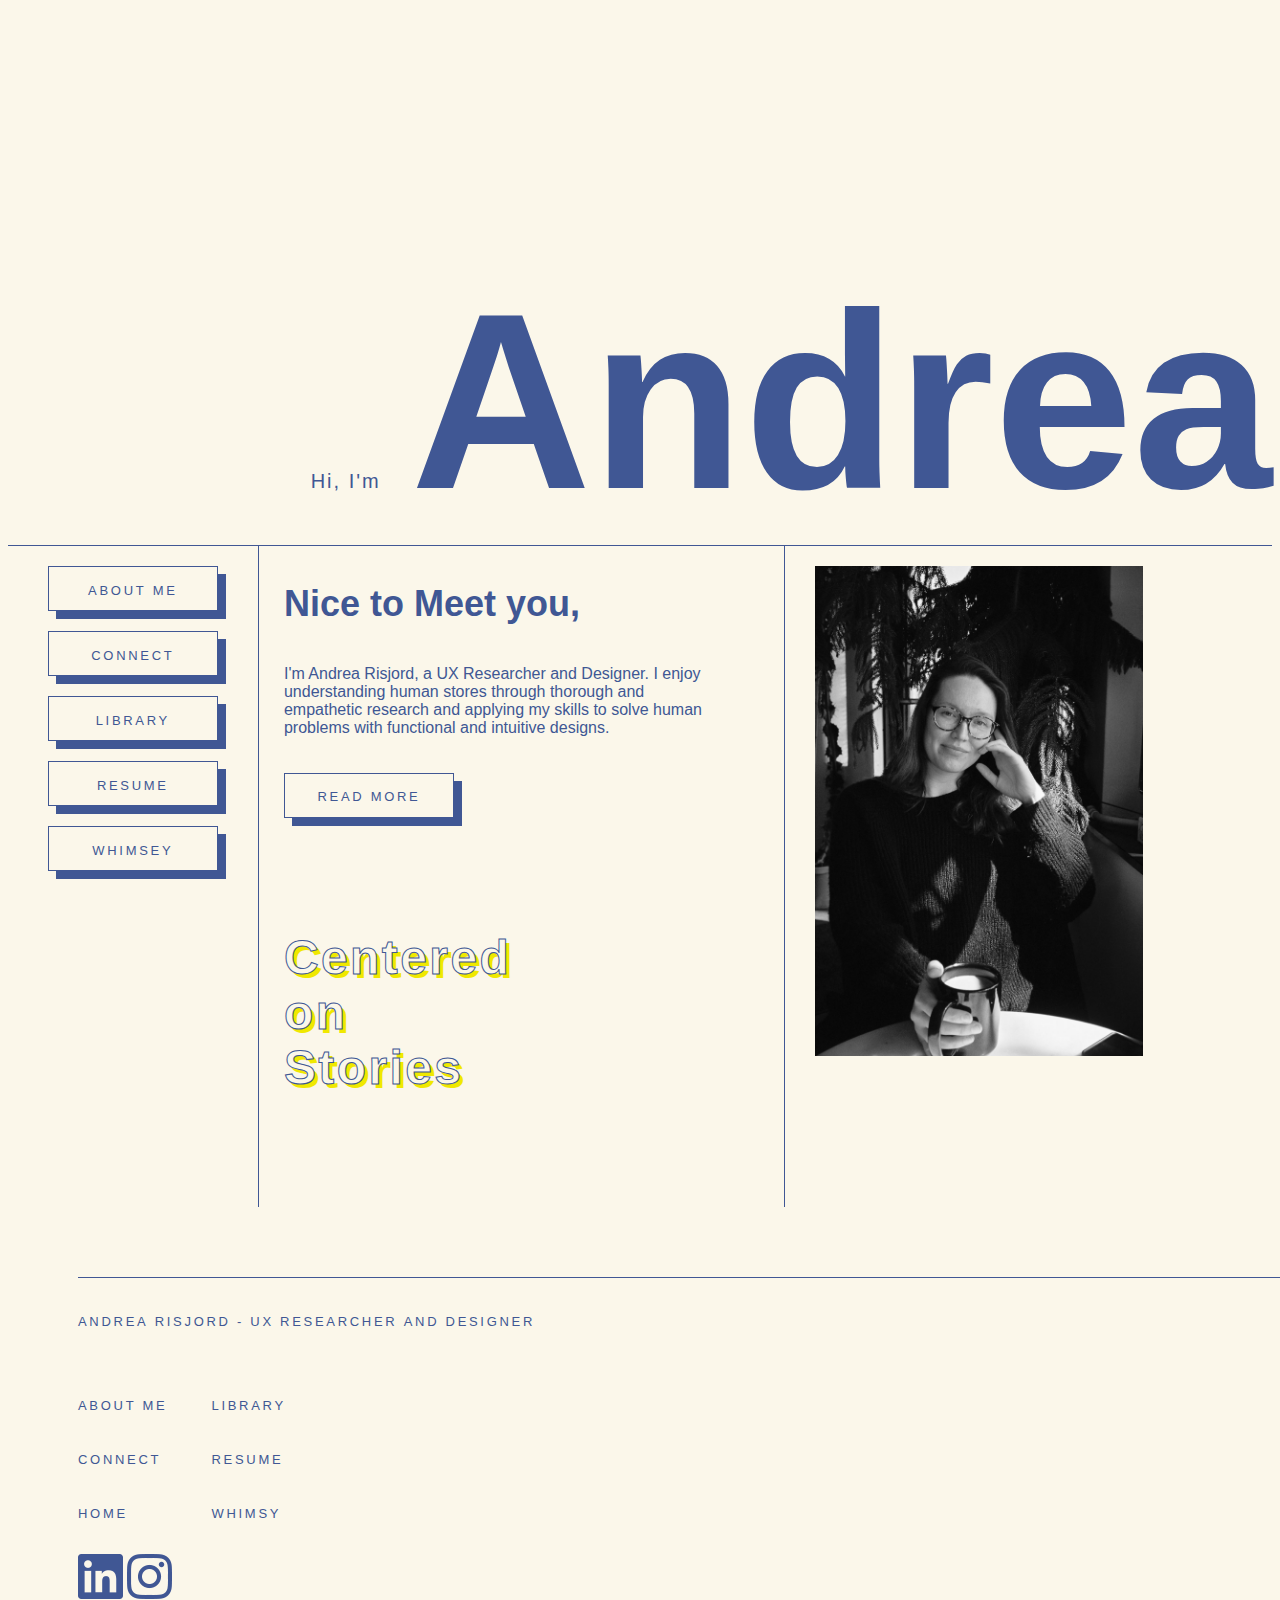
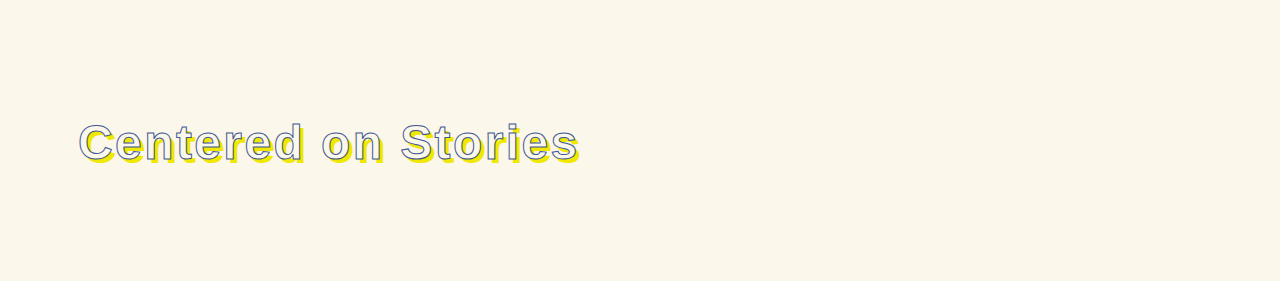
<file: images/index.html>
<!DOCTYPE html>
<HTML>
    <head>
        <title> Andrea Risjord - UX/UI Designer</title>
        <link rel="stylesheet" href="../CSS/index.css">
    </head>
    <body>
        <header>
            <div class="pageHeader"> 
                <p class="hiIm"> Hi, I'm</p> 
                <p class="andreaHeader">Andrea</p>
            </div>  
           
        </header>

        <section class="heroMain">

            <div class="Nav">
                <button>About Me</button>
                <button>Connect</button>
                <button>Library</button>
                <button>Resume</button>
                <button>Whimsey</button>
            </div>

            <div class="aboutBlurbGroup"> 

                <h1>Nice to Meet you,</h1>

                <p>I'm Andrea Risjord, a UX Researcher and Designer. I enjoy understanding 
                    human stores through thorough and empathetic research and applying my 
                    skills to solve human problems with functional and intuitive designs.</p>
                
                    <button id="readmoreMain">read more</button>

                <h6>Centered <br>on <br> Stories</h6>
            </div>
                
            <div class="mainPort">
                <img src="Andrea2.jpg" width="75%" alt="black and white photo of a white woman smiling at the camera">
            </div>

        </section>
        
    <footer class="footer">

        <div class="footerImage">
            <img src="./Andrea1.png" width="45%" height="30%" alt="a graphic of a bicycle"> 
        </div>

        <div class="AndreaRijsord">
            <h5>Andrea Risjord - UX Researcher and Designer</h5>

        <div class="footerMenu">

            <div class="column1" style="order: 1">
                <h5>About Me</h5>
                <h5>Connect</h5>
                <h5>Home</h5>
            </div>

            <div class="column2" style="order: 2">
                <h5>Library</h5>
                <h5>Resume</h5>
                <h5>Whimsy</h5> 
            </div>

            <div class="column3" style="order: 3">
                <img src="./LinkedIn icon.png" width= "45px" alt="LinkedIn Logo Icon">
                <img src="./Instagram icon.png" width="45px" alt="Instagram Logo Icon">
        </div>

        <div class="sloganFooter"> 
            <h6>Centered on Stories</h6>
        </div>

    </footer>

    </body>
</HTML>
</file>
<file: CSS/index.css>
body {
    background-color: #fbf7ea;
}

h1 {
    font-family: Impact, Haettenschweiler, 'Arial Narrow Bold', sans-serif;
    font-size: 36px;
    color: #405794;
}

h2 {
    font-family: Impact, Haettenschweiler, 'Arial Narrow Bold', sans-serif;
    font-size: 24px;
    color:#405794;
}

h3 {
    font-family: Verdana, Geneva, Tahoma, sans-serif;
    font-size: 20px;
    font-weight: bold;
    color: #405794;
}

h4 {
    font-family: Verdana, Geneva, Tahoma, sans-serif;
    font-size: 16px;
    font-weight: bold;
    color:#405794;
}

h5 {
    font-family: Impact, Haettenschweiler, 'Arial Narrow Bold', sans-serif;
    font-style: normal;
    font-weight: 400;
    font-size: 18px;
    line-height: 24px;
    display: flex;
    align-items: center;
    letter-spacing: 0.15em;
    font-variant: all-small-caps;
    color: #405794;
}

h6{
    font-family: Impact, Haettenschweiler, 'Arial Narrow Bold', sans-serif;
    font-size: 48px;
    letter-spacing: 0.05em;
    -webkit-text-stroke-color: #405794;
    -webkit-text-stroke-width: 1px;
    -webkit-text-fill-color: #fbf7ea;
    text-shadow: 4px 4px 0px #f0e800;
}


p {
    font-family: Verdana, Geneva, Tahoma, sans-serif;
    font-size: 16px;
    color: #405794;
}

button{
    width: 170px;
    height: 45px;
    font-family: Impact, Haettenschweiler, 'Arial Narrow Bold', sans-serif;
    font-style: normal;
    font-weight: 400;
    font-size: 18px;
    line-height: 24px;
    text-align: center;
    letter-spacing: 0.15em;
    font-variant: all-small-caps;
    color: #405794;
    outline: #405794;
    background-color: #fbf7ea;
    border: 1px solid #405794;
    box-shadow: 8px 8px #405794;
    margin-top: 20px;
   
}

button:hover{
    box-shadow: 4px 4px;
    transform: translate3d(4px);
}

.hiIm {
    font-family: Impact, Haettenschweiler, 'Arial Narrow Bold', sans-serif;
    font-size: 20px;
    color: #405794;
    margin-right: 30px;
    letter-spacing: .10em;
}

.andreaHeader {
    font-family: Impact, Haettenschweiler, 'Arial Narrow Bold', sans-serif;
    color: #405794;
    font-size: 250px;
    font-weight: bold;
    padding: 0px, 0px, 0px, 0px;
    margin-bottom: 0px;
}

.pageHeader{
    display: flex;
    align-items: baseline;
    justify-content: flex-end;
    border-bottom: #405794 1px solid;
    padding: 0px, 0px, 0px, 0px;
    margin: 0px;
}

.heroMain{
    display: flex;
}

.Nav{
display: flex;
flex-direction: column;
align-items: center;

}

.aboutBlurbGroup{
display: flex;
flex-direction: column;
width: 35%;
padding-left: 2%;
padding-top: 1%;
padding-right: 5%;
border-right: #405794 1px solid;

}
#readmoreMain {
    float: right;
}

.mainPort{
    align-items: center;
    width: 35%;
    padding: 20px 20px 20px 30px;
}

.Nav{
    padding: 10px, 20px, 20px, 10px;
    border-right: #405794 1px solid;
    display: flex;
    flex-direction: column;
    width: 20%;
}

.footer{
    width: 100vw;
    height: 200px;
    border-top: #405794 solid 1px;
    display: inline-block;
    justify-content: space-around;
    margin: 70px;

}

.footerImage{
    display: none;
    
}

.AndreaRisjord{
    display: flex;
    justify-content: center;
    
}

.footerMenu{
   display: inline-block;
    
}

    .column1{
        flex-direction: column;
        display: inline-block;
        margin-right: 40px;
    }

    .column2{
        flex-direction: column;
        display: inline-block;
        margin-right: 40px;
    }

    .cloumn3{
        display: inline-block;
    }



.sloganFooter{
    align-items: right;
    width: 50vw;
    
}
</file>
